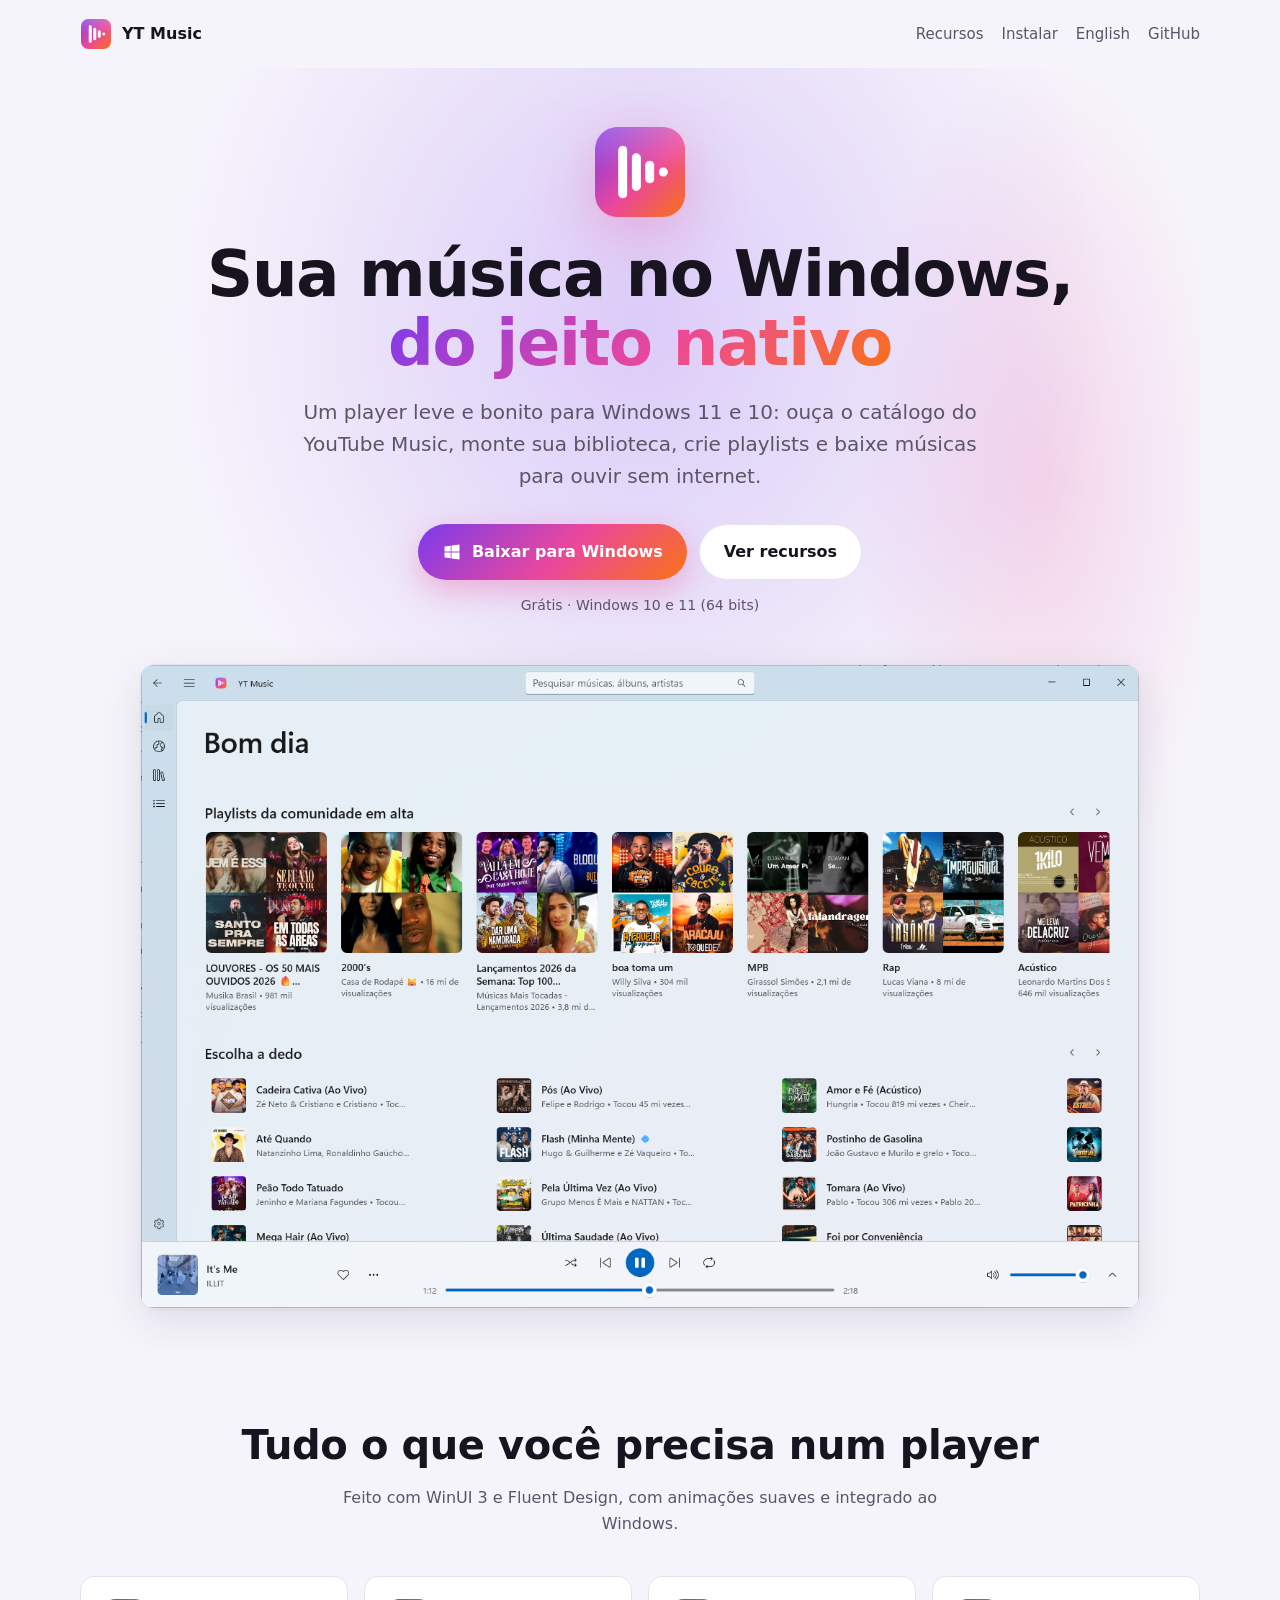
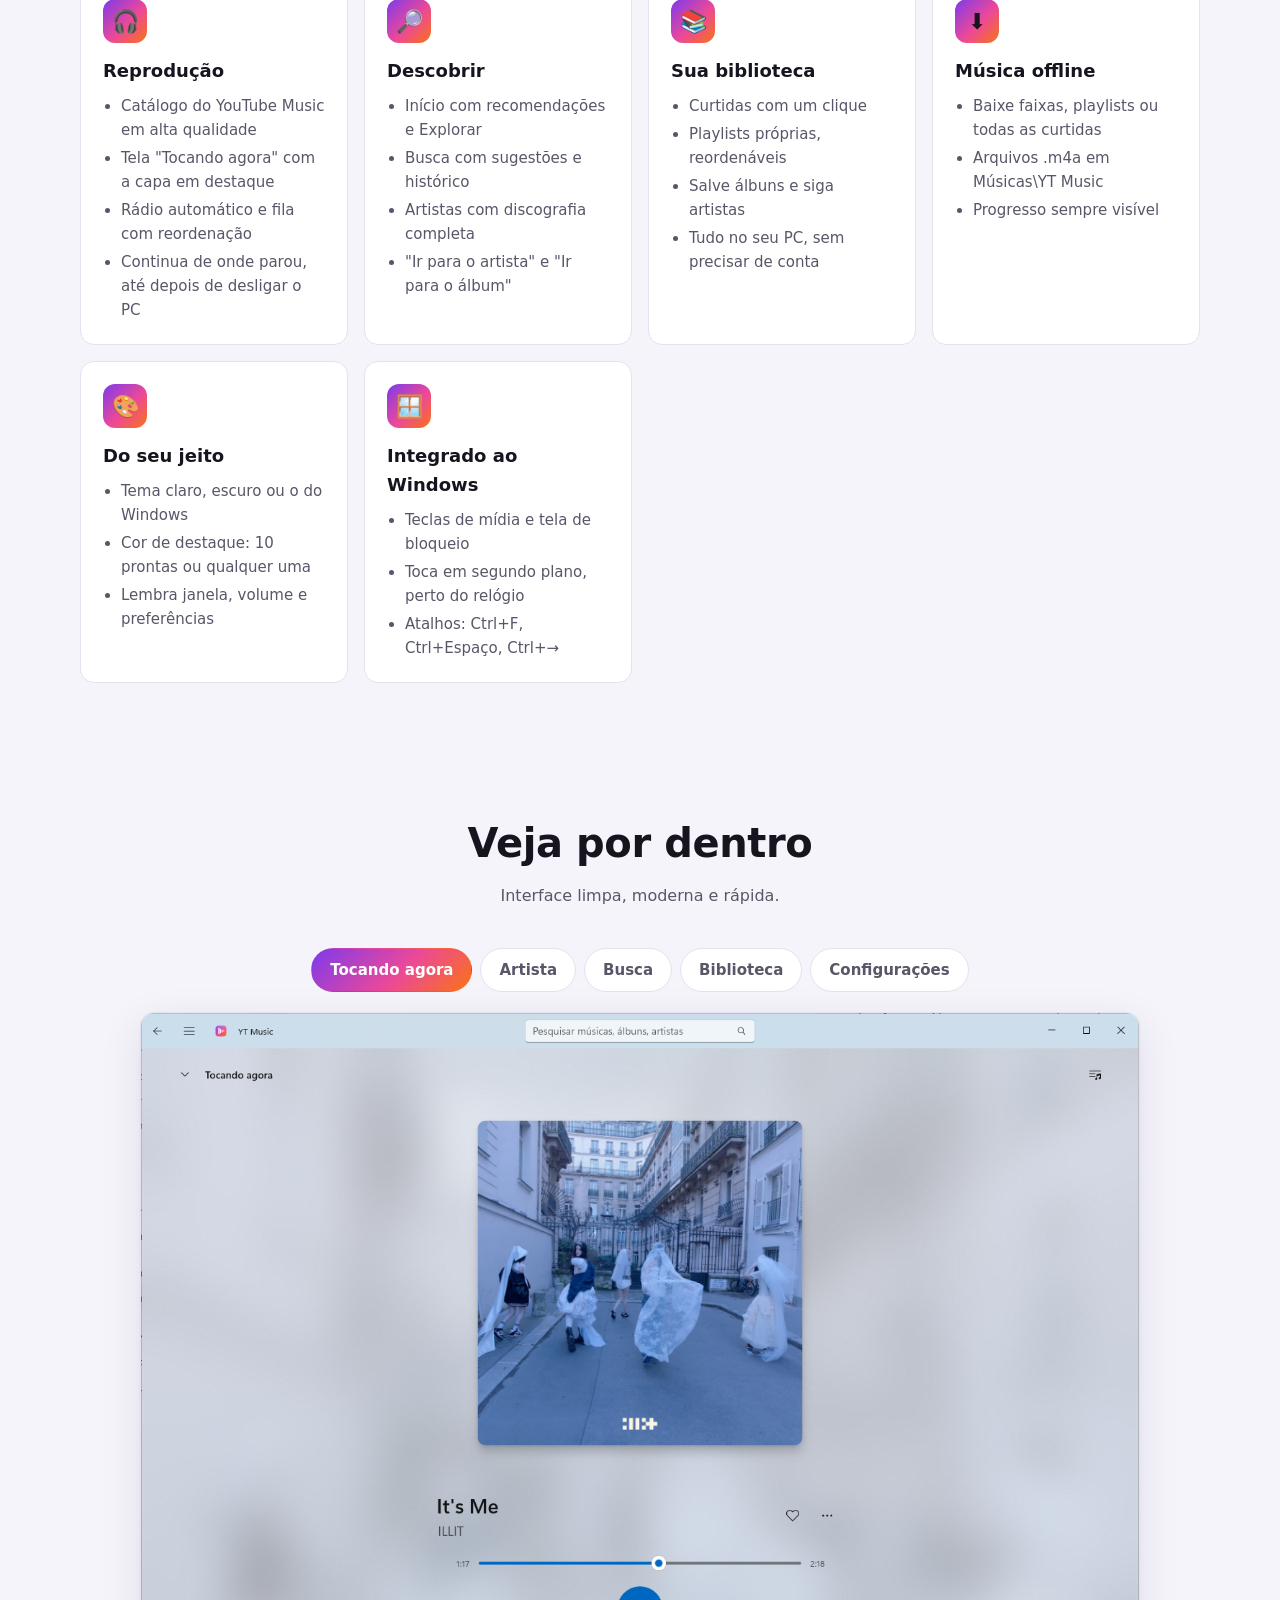
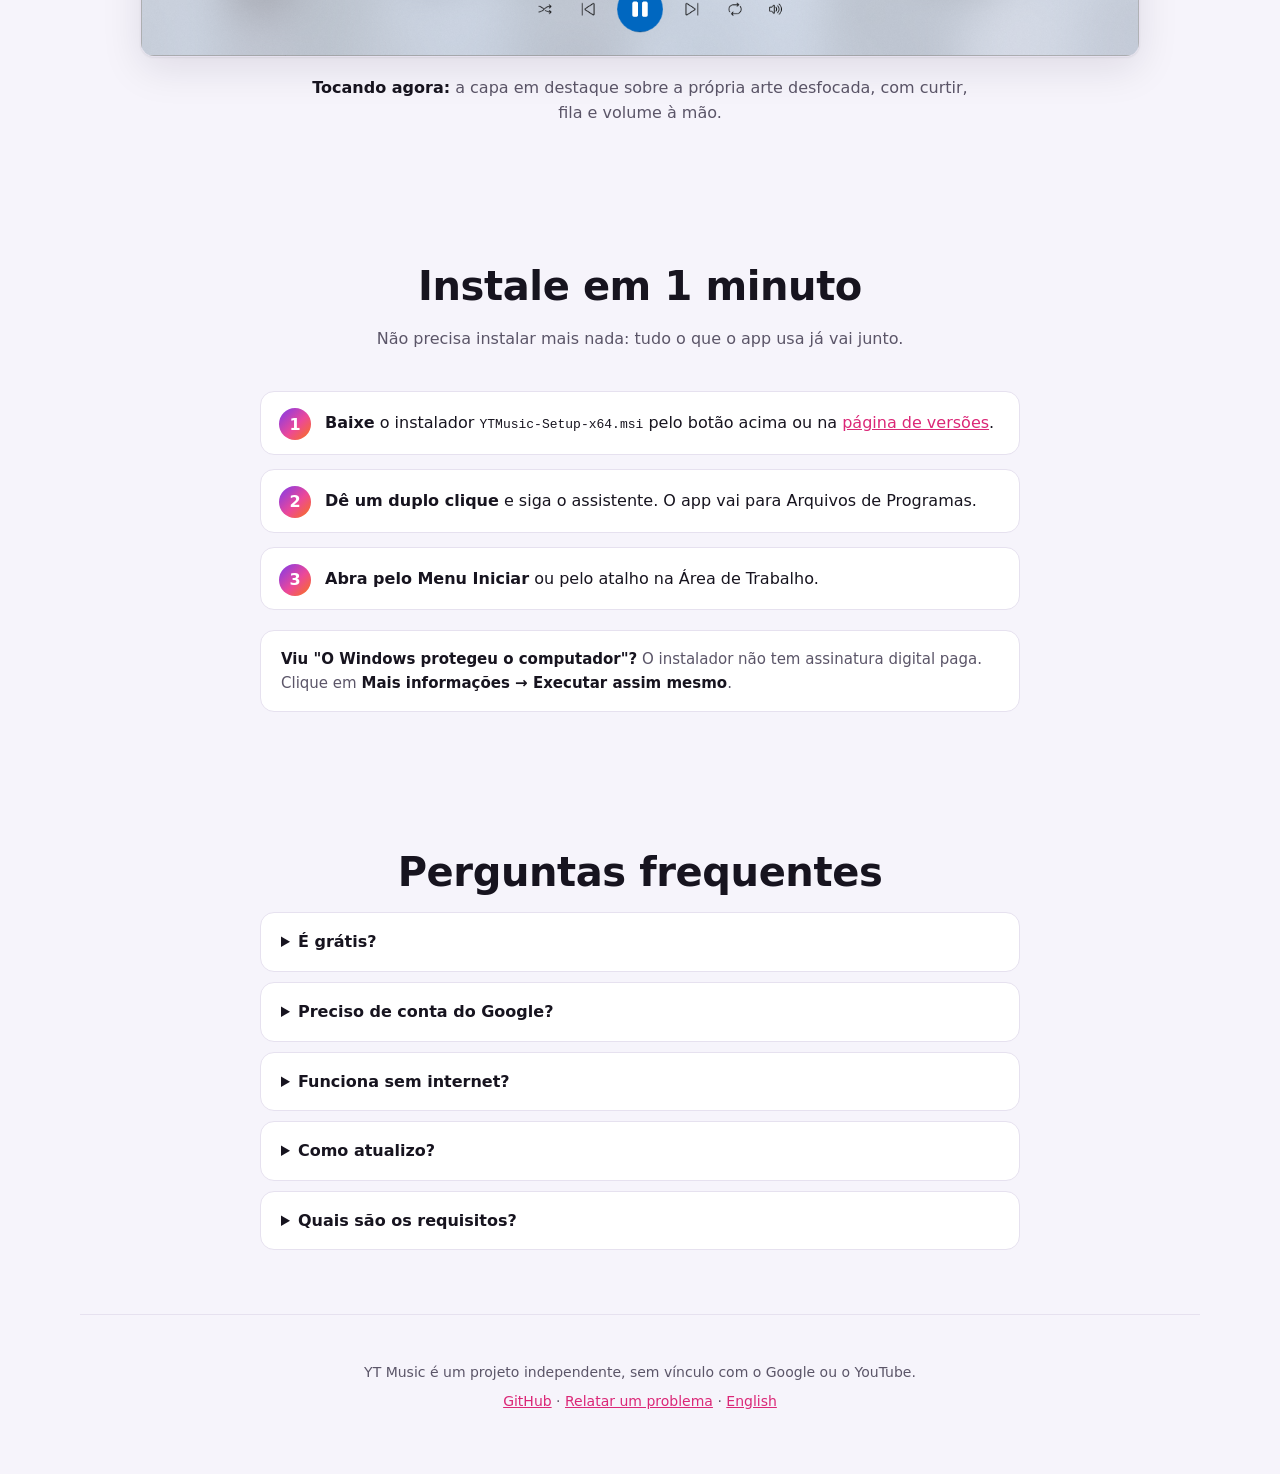
<file: index.html>
<!doctype html>
<html lang="pt-BR">
<head>
  <meta charset="utf-8" />
  <meta name="viewport" content="width=device-width, initial-scale=1" />
  <title>YT Music para Windows — player de música nativo, grátis</title>
  <meta name="description" content="Player de música nativo para Windows 11 e 10 com Fluent Design: ouça o catálogo do YouTube Music, crie playlists, curta faixas, baixe músicas para ouvir offline e controle tudo pelas teclas de mídia. Grátis." />
  <meta name="keywords" content="YouTube Music Windows, player de música Windows, app YouTube Music PC, música offline Windows, WinUI 3, Fluent Design" />
  <link rel="canonical" href="https://robertss97.github.io/YT-Music/" />
  <link rel="alternate" hreflang="pt-BR" href="https://robertss97.github.io/YT-Music/" />
  <link rel="alternate" hreflang="en" href="https://robertss97.github.io/YT-Music/en/" />
  <link rel="alternate" hreflang="x-default" href="https://robertss97.github.io/YT-Music/en/" />
  <link rel="icon" type="image/png" href="screenshots/logo.png" />
  <meta name="theme-color" content="#0e0b1a" media="(prefers-color-scheme: dark)" />
  <meta name="theme-color" content="#f6f4fb" media="(prefers-color-scheme: light)" />

  <meta property="og:type" content="website" />
  <meta property="og:locale" content="pt_BR" />
  <meta property="og:locale:alternate" content="en_US" />
  <meta property="og:site_name" content="YT Music para Windows" />
  <meta property="og:title" content="YT Music para Windows — player de música nativo, grátis" />
  <meta property="og:description" content="Biblioteca, playlists, música offline e controles do Windows num player nativo com Fluent Design." />
  <meta property="og:url" content="https://robertss97.github.io/YT-Music/" />
  <meta property="og:image" content="https://robertss97.github.io/YT-Music/social-preview.png" />
  <meta property="og:image:width" content="1280" />
  <meta property="og:image:height" content="640" />
  <meta name="twitter:card" content="summary_large_image" />
  <meta name="twitter:image" content="https://robertss97.github.io/YT-Music/social-preview.png" />

  <script type="application/ld+json">
  {
    "@context": "https://schema.org",
    "@type": "SoftwareApplication",
    "name": "YT Music para Windows",
    "operatingSystem": "Windows 10, Windows 11",
    "applicationCategory": "MultimediaApplication",
    "description": "Player de música nativo para Windows com biblioteca, playlists, downloads offline e controles do Windows.",
    "url": "https://robertss97.github.io/YT-Music/",
    "downloadUrl": "https://github.com/RobertSS97/YT-Music/releases/latest",
    "image": "https://robertss97.github.io/YT-Music/social-preview.png",
    "screenshot": "https://robertss97.github.io/YT-Music/screenshots/01-inicio.png",
    "inLanguage": "pt-BR",
    "offers": { "@type": "Offer", "price": "0", "priceCurrency": "BRL" },
    "author": { "@type": "Person", "name": "Robert Santos", "url": "https://github.com/RobertSS97" }
  }
  </script>
  <link rel="stylesheet" href="assets/site.css" />
</head>
<body>
  <header class="wrap nav">
    <a class="brand" href="./"><img src="screenshots/logo.png" alt="" width="32" height="32" />YT Music</a>
    <nav class="nav-links">
      <a class="hide-sm" href="#recursos">Recursos</a>
      <a class="hide-sm" href="#instalar">Instalar</a>
      <a href="en/" hreflang="en" lang="en">English</a>
      <a href="https://github.com/RobertSS97/YT-Music">GitHub</a>
    </nav>
  </header>

  <main>
    <section class="hero wrap">
      <img class="hero-logo" src="screenshots/logo.png" alt="Logo do YT Music" width="96" height="96" />
      <h1>Sua música no Windows,<br /><span class="grad">do jeito nativo</span></h1>
      <p class="lead">Um player leve e bonito para Windows 11 e 10: ouça o catálogo do YouTube Music, monte sua biblioteca, crie playlists e baixe músicas para ouvir sem internet.</p>
      <div class="cta">
        <a class="btn btn-primary" data-download href="https://github.com/RobertSS97/YT-Music/releases/latest">
          <svg viewBox="0 0 24 24" fill="currentColor" aria-hidden="true"><path d="M3 5.5 10.5 4.4v7.1H3V5.5Zm0 13 7.5 1.1v-7H3v5.9Zm8.4 1.2L21 21v-8.4h-9.6v7.1Zm0-15.4v7.2H21V3l-9.6 1.3Z"/></svg>
          Baixar para Windows
        </a>
        <a class="btn btn-ghost" href="#recursos">Ver recursos</a>
      </div>
      <p class="meta" data-release-meta data-template="Versão {version} · {size} MB · grátis · Windows 10 e 11 (64 bits)">Grátis · Windows 10 e 11 (64 bits)</p>
      <img class="shot-hero" src="screenshots/01-inicio.png" alt="Tela inicial do YT Music com recomendações e a barra do player" width="1386" height="893" />
    </section>

    <section id="recursos" class="wrap">
      <h2>Tudo o que você precisa num player</h2>
      <p class="section-lead">Feito com WinUI 3 e Fluent Design, com animações suaves e integrado ao Windows.</p>
      <div class="features">
        <article class="card">
          <div class="icon" aria-hidden="true">🎧</div>
          <h3>Reprodução</h3>
          <ul>
            <li>Catálogo do YouTube Music em alta qualidade</li>
            <li>Tela "Tocando agora" com a capa em destaque</li>
            <li>Rádio automático e fila com reordenação</li>
            <li>Continua de onde parou, até depois de desligar o PC</li>
          </ul>
        </article>
        <article class="card">
          <div class="icon" aria-hidden="true">🔎</div>
          <h3>Descobrir</h3>
          <ul>
            <li>Início com recomendações e Explorar</li>
            <li>Busca com sugestões e histórico</li>
            <li>Artistas com discografia completa</li>
            <li>"Ir para o artista" e "Ir para o álbum"</li>
          </ul>
        </article>
        <article class="card">
          <div class="icon" aria-hidden="true">📚</div>
          <h3>Sua biblioteca</h3>
          <ul>
            <li>Curtidas com um clique</li>
            <li>Playlists próprias, reordenáveis</li>
            <li>Salve álbuns e siga artistas</li>
            <li>Tudo no seu PC, sem precisar de conta</li>
          </ul>
        </article>
        <article class="card">
          <div class="icon" aria-hidden="true">⬇️</div>
          <h3>Música offline</h3>
          <ul>
            <li>Baixe faixas, playlists ou todas as curtidas</li>
            <li>Arquivos .m4a em Músicas\YT Music</li>
            <li>Progresso sempre visível</li>
          </ul>
        </article>
        <article class="card">
          <div class="icon" aria-hidden="true">🎨</div>
          <h3>Do seu jeito</h3>
          <ul>
            <li>Tema claro, escuro ou o do Windows</li>
            <li>Cor de destaque: 10 prontas ou qualquer uma</li>
            <li>Lembra janela, volume e preferências</li>
          </ul>
        </article>
        <article class="card">
          <div class="icon" aria-hidden="true">🪟</div>
          <h3>Integrado ao Windows</h3>
          <ul>
            <li>Teclas de mídia e tela de bloqueio</li>
            <li>Toca em segundo plano, perto do relógio</li>
            <li>Atalhos: Ctrl+F, Ctrl+Espaço, Ctrl+→</li>
          </ul>
        </article>
      </div>
    </section>

    <section id="telas" class="wrap">
      <h2>Veja por dentro</h2>
      <p class="section-lead">Interface limpa, moderna e rápida.</p>
      <div class="showcase" data-showcase>
        <div class="tabs" role="tablist" aria-label="Telas do app">
          <button class="tab" role="tab" aria-selected="true" data-caption="<strong>Tocando agora:</strong> a capa em destaque sobre a própria arte desfocada, com curtir, fila e volume à mão.">Tocando agora</button>
          <button class="tab" role="tab" aria-selected="false" tabindex="-1" data-caption="<strong>Artistas:</strong> top músicas, álbuns, singles e vídeos — e &quot;Ver tudo&quot; para a discografia completa.">Artista</button>
          <button class="tab" role="tab" aria-selected="false" tabindex="-1" data-caption="<strong>Busca:</strong> sugestões enquanto você digita, histórico e resultados separados por músicas, artistas, álbuns e vídeos.">Busca</button>
          <button class="tab" role="tab" aria-selected="false" tabindex="-1" data-caption="<strong>Biblioteca:</strong> curtidas, playlists, álbuns e artistas salvos — e as músicas baixadas para ouvir offline.">Biblioteca</button>
          <button class="tab" role="tab" aria-selected="false" tabindex="-1" data-caption="<strong>Configurações:</strong> tema claro ou escuro, sua cor de destaque e tocar em segundo plano.">Configurações</button>
        </div>
        <div class="stage">
          <img class="active" src="screenshots/02-tocando-agora.png" alt="Tela Tocando agora com a capa de It's Me, do ILLIT" width="1386" height="893" />
          <img src="screenshots/04-artista.png" alt="Página da artista ILLIT com top músicas" loading="lazy" width="1386" height="893" />
          <img src="screenshots/03-busca.png" alt="Resultados de busca por ILLIT It's Me" loading="lazy" width="1386" height="893" />
          <img src="screenshots/05-biblioteca.png" alt="Biblioteca com músicas curtidas e baixadas" loading="lazy" width="1386" height="893" />
          <img src="screenshots/06-configuracoes.png" alt="Configurações com tema e cor de destaque" loading="lazy" width="1386" height="893" />
        </div>
        <p class="caption"><strong>Tocando agora:</strong> a capa em destaque sobre a própria arte desfocada, com curtir, fila e volume à mão.</p>
      </div>
    </section>

    <section id="instalar" class="wrap">
      <h2>Instale em 1 minuto</h2>
      <p class="section-lead">Não precisa instalar mais nada: tudo o que o app usa já vai junto.</p>
      <ol class="steps">
        <li><strong>Baixe</strong> o instalador <code>YTMusic-Setup-x64.msi</code> pelo botão acima ou na <a href="https://github.com/RobertSS97/YT-Music/releases/latest">página de versões</a>.</li>
        <li><strong>Dê um duplo clique</strong> e siga o assistente. O app vai para Arquivos de Programas.</li>
        <li><strong>Abra pelo Menu Iniciar</strong> ou pelo atalho na Área de Trabalho.</li>
      </ol>
      <p class="note"><strong>Viu "O Windows protegeu o computador"?</strong> O instalador não tem assinatura digital paga. Clique em <strong>Mais informações → Executar assim mesmo</strong>.</p>
    </section>

    <section id="perguntas" class="wrap">
      <h2>Perguntas frequentes</h2>
      <div class="faq">
        <details><summary>É grátis?</summary><p>Sim, totalmente grátis e sem propaganda.</p></details>
        <details><summary>Preciso de conta do Google?</summary><p>Não. Curtidas, playlists e configurações ficam salvas no seu computador.</p></details>
        <details><summary>Funciona sem internet?</summary><p>As músicas que você baixar tocam offline. Para buscar e ouvir o resto do catálogo, é preciso internet.</p></details>
        <details><summary>Como atualizo?</summary><p>Baixe a versão nova e instale por cima. Sua biblioteca e seus downloads são mantidos.</p></details>
        <details><summary>Quais são os requisitos?</summary><p>Windows 11 ou Windows 10 (versão 2004 ou mais recente), 64 bits.</p></details>
      </div>
    </section>
  </main>

  <footer class="wrap">
    <p>YT Music é um projeto independente, sem vínculo com o Google ou o YouTube.</p>
    <p><a href="https://github.com/RobertSS97/YT-Music">GitHub</a> · <a href="https://github.com/RobertSS97/YT-Music/issues">Relatar um problema</a> · <a href="en/" hreflang="en" lang="en">English</a></p>
  </footer>
  <script src="assets/site.js" defer></script>
</body>
</html>
</file>
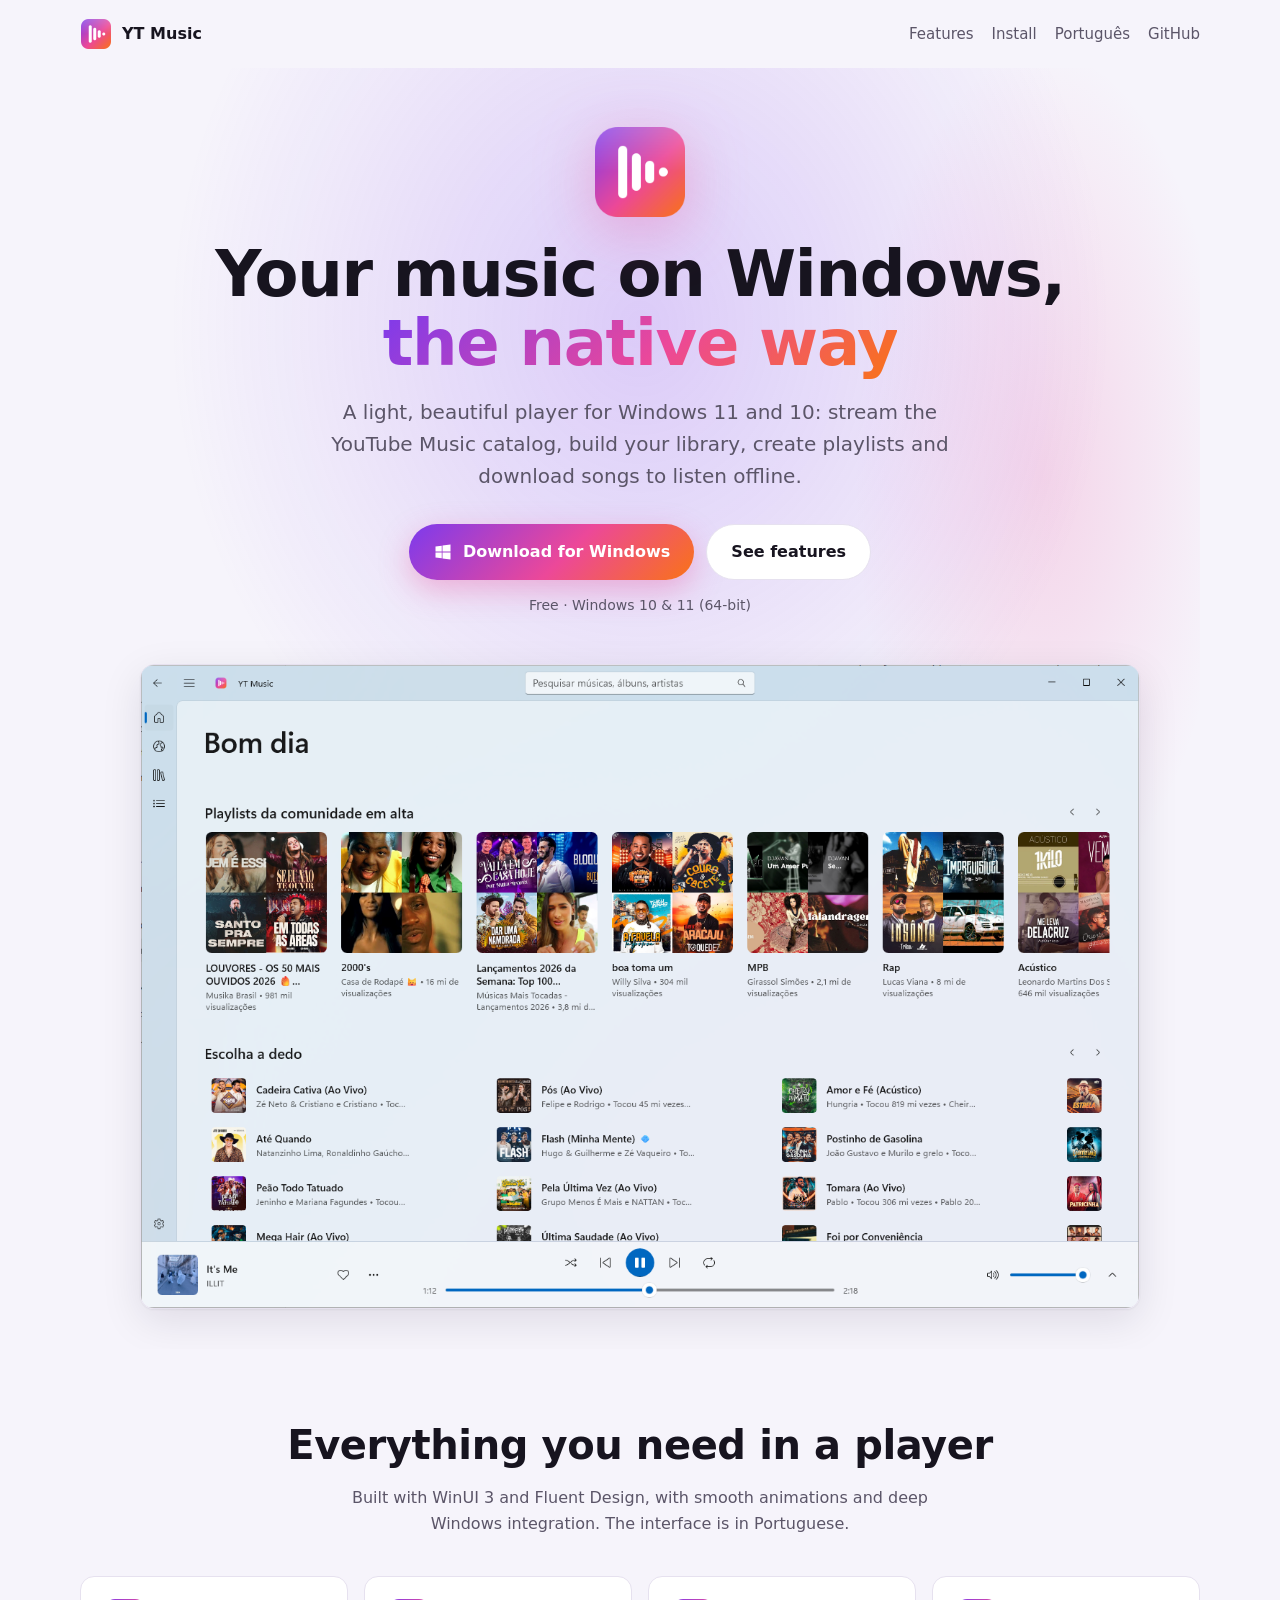
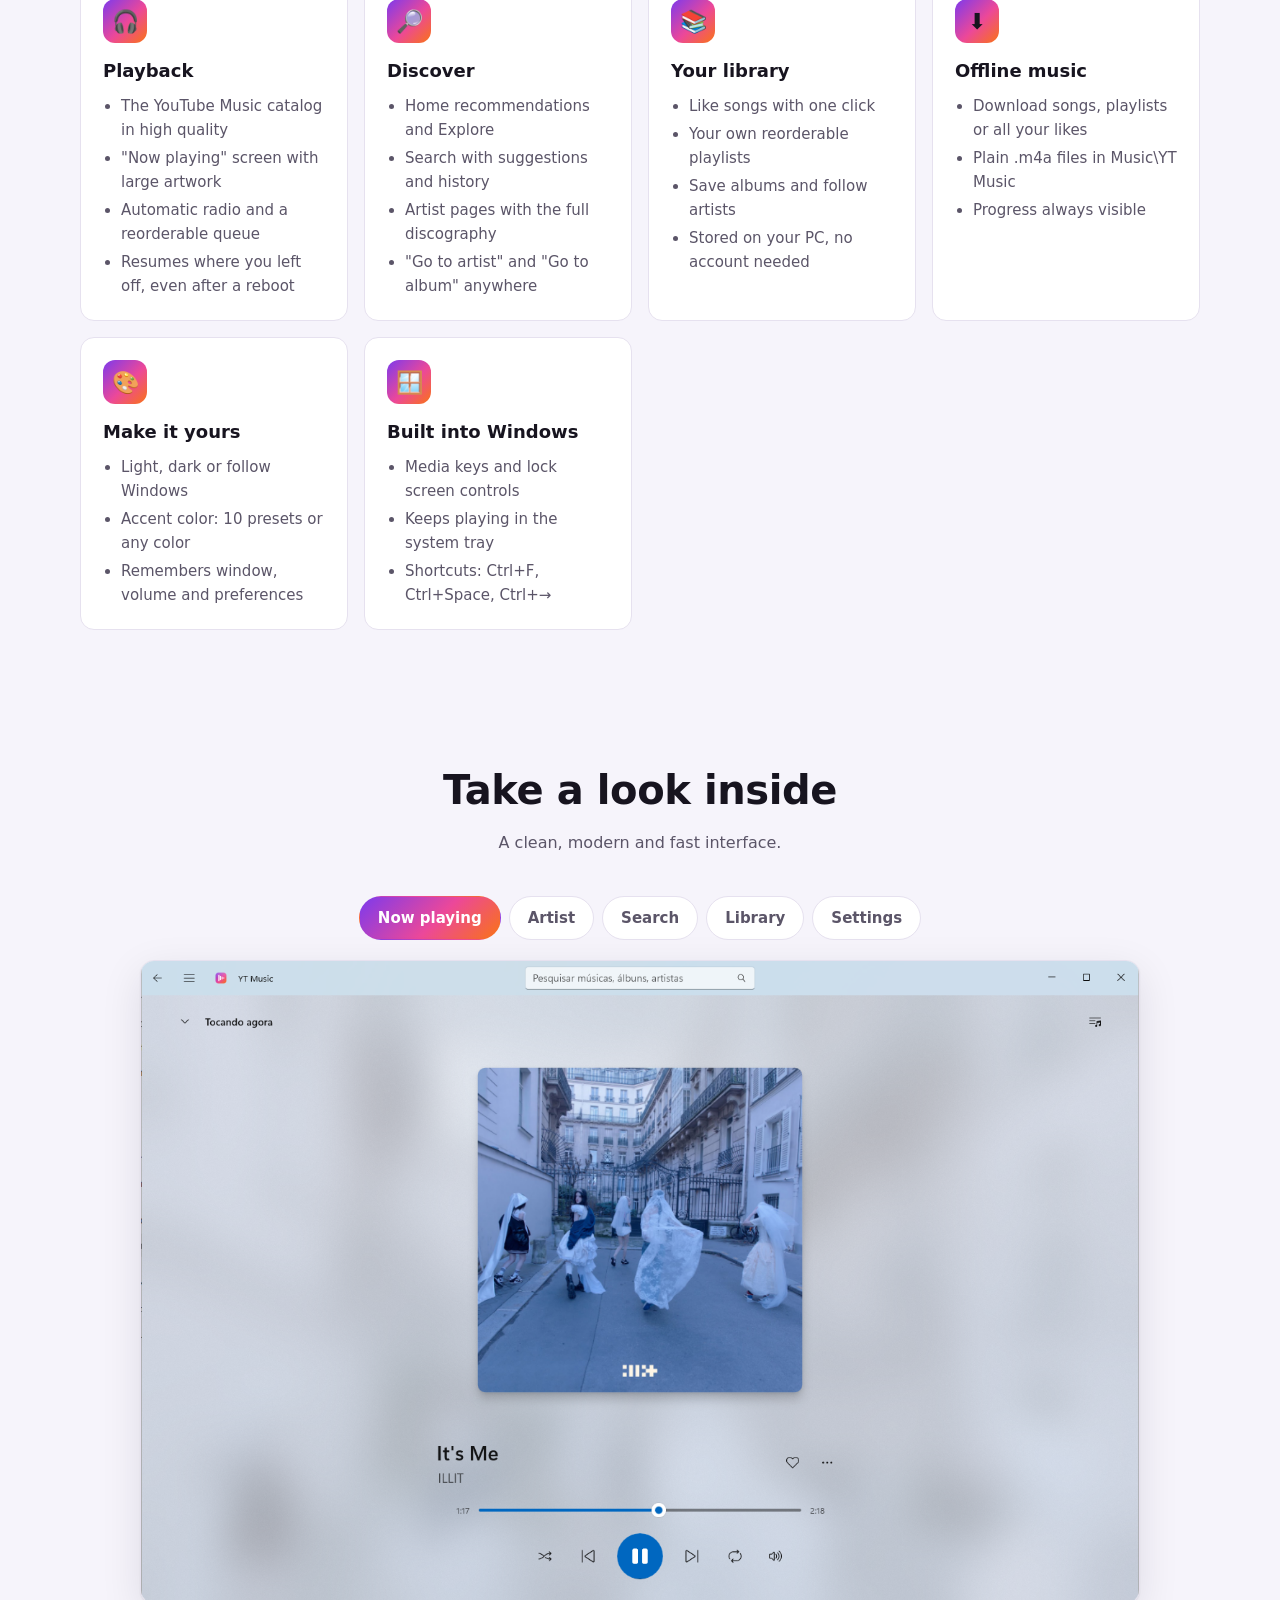
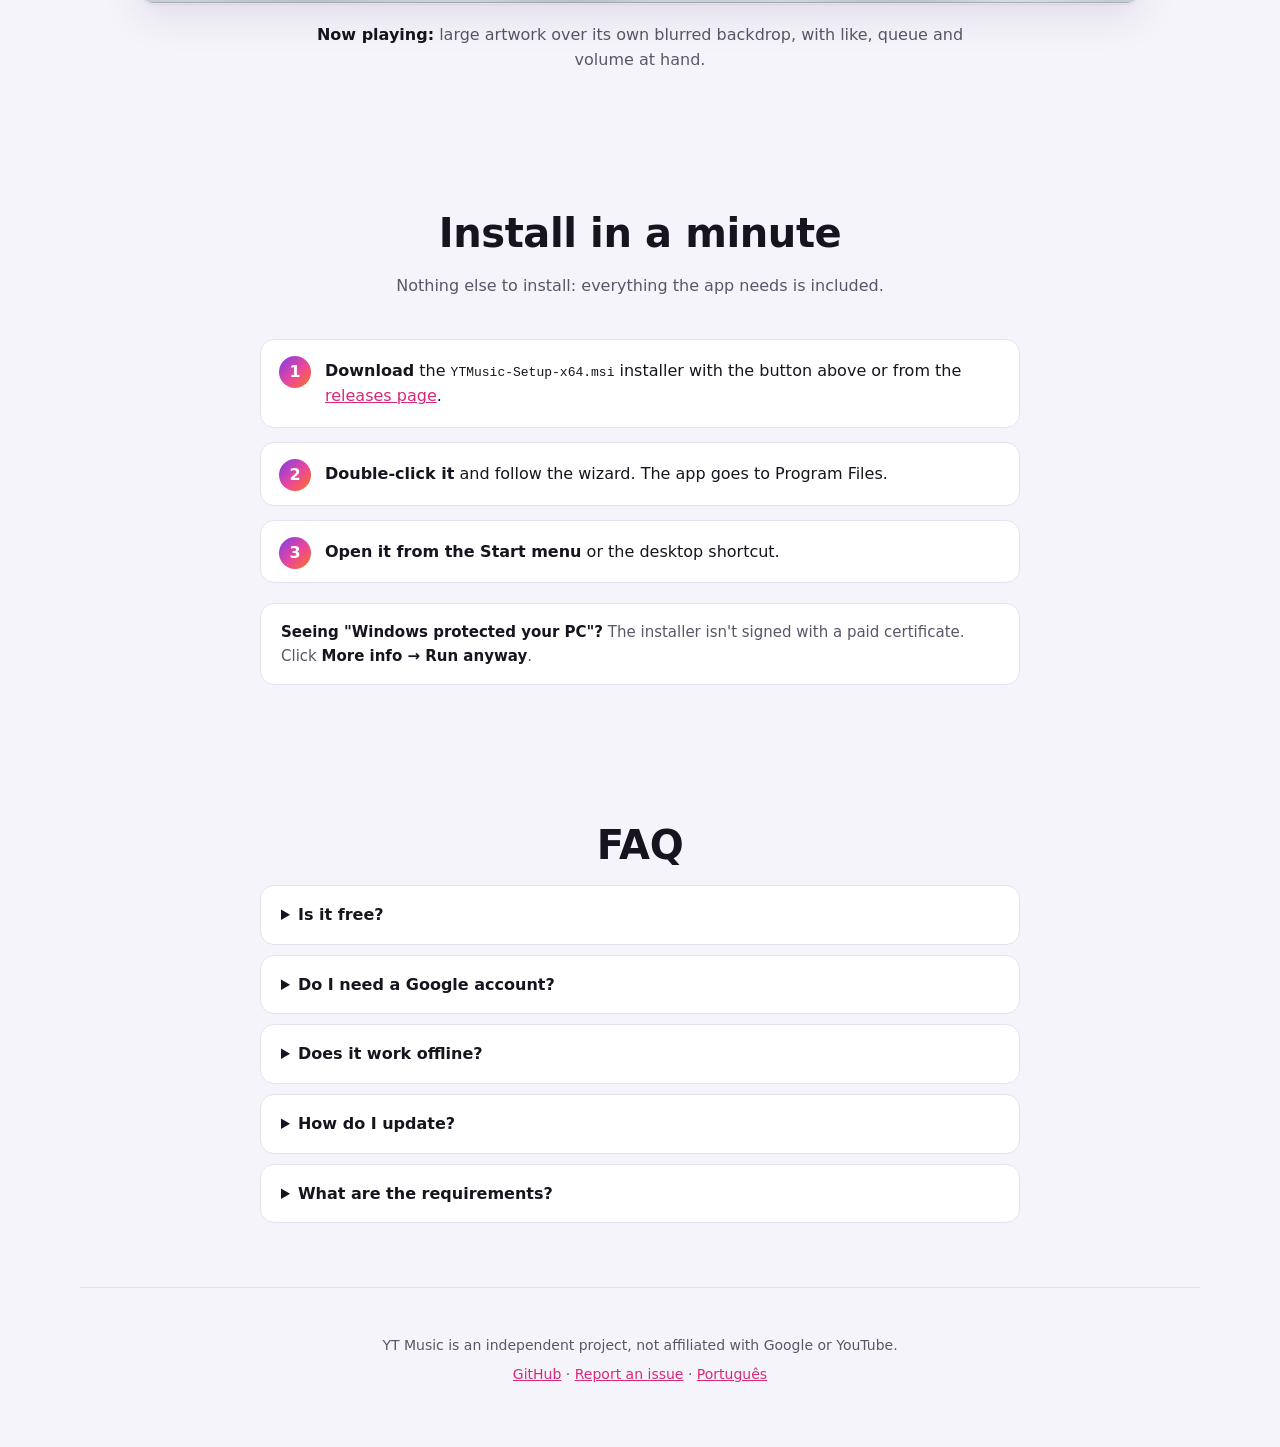
<file: en/index.html>
<!doctype html>
<html lang="en">
<head>
  <meta charset="utf-8" />
  <meta name="viewport" content="width=device-width, initial-scale=1" />
  <title>YT Music for Windows — free native music player</title>
  <meta name="description" content="A native music player for Windows 11 and 10 built with Fluent Design: stream the YouTube Music catalog, build playlists, like songs, download music for offline listening and control everything with your media keys. Free." />
  <meta name="keywords" content="YouTube Music desktop app, YouTube Music Windows, music player for Windows, offline music Windows, WinUI 3, Fluent Design" />
  <link rel="canonical" href="https://robertss97.github.io/YT-Music/en/" />
  <link rel="alternate" hreflang="pt-BR" href="https://robertss97.github.io/YT-Music/" />
  <link rel="alternate" hreflang="en" href="https://robertss97.github.io/YT-Music/en/" />
  <link rel="alternate" hreflang="x-default" href="https://robertss97.github.io/YT-Music/en/" />
  <link rel="icon" type="image/png" href="../screenshots/logo.png" />
  <meta name="theme-color" content="#0e0b1a" media="(prefers-color-scheme: dark)" />
  <meta name="theme-color" content="#f6f4fb" media="(prefers-color-scheme: light)" />

  <meta property="og:type" content="website" />
  <meta property="og:locale" content="en_US" />
  <meta property="og:locale:alternate" content="pt_BR" />
  <meta property="og:site_name" content="YT Music for Windows" />
  <meta property="og:title" content="YT Music for Windows — free native music player" />
  <meta property="og:description" content="Library, playlists, offline music and Windows media controls in a native Fluent Design player." />
  <meta property="og:url" content="https://robertss97.github.io/YT-Music/en/" />
  <meta property="og:image" content="https://robertss97.github.io/YT-Music/social-preview.png" />
  <meta property="og:image:width" content="1280" />
  <meta property="og:image:height" content="640" />
  <meta name="twitter:card" content="summary_large_image" />
  <meta name="twitter:image" content="https://robertss97.github.io/YT-Music/social-preview.png" />

  <script type="application/ld+json">
  {
    "@context": "https://schema.org",
    "@type": "SoftwareApplication",
    "name": "YT Music for Windows",
    "operatingSystem": "Windows 10, Windows 11",
    "applicationCategory": "MultimediaApplication",
    "description": "Native music player for Windows with a library, playlists, offline downloads and Windows media controls.",
    "url": "https://robertss97.github.io/YT-Music/en/",
    "downloadUrl": "https://github.com/RobertSS97/YT-Music/releases/latest",
    "image": "https://robertss97.github.io/YT-Music/social-preview.png",
    "screenshot": "https://robertss97.github.io/YT-Music/screenshots/01-inicio.png",
    "inLanguage": "en",
    "offers": { "@type": "Offer", "price": "0", "priceCurrency": "USD" },
    "author": { "@type": "Person", "name": "Robert Santos", "url": "https://github.com/RobertSS97" }
  }
  </script>
  <link rel="stylesheet" href="../assets/site.css" />
</head>
<body>
  <header class="wrap nav">
    <a class="brand" href="./"><img src="../screenshots/logo.png" alt="" width="32" height="32" />YT Music</a>
    <nav class="nav-links">
      <a class="hide-sm" href="#features">Features</a>
      <a class="hide-sm" href="#install">Install</a>
      <a href="../" hreflang="pt-BR" lang="pt-BR">Português</a>
      <a href="https://github.com/RobertSS97/YT-Music">GitHub</a>
    </nav>
  </header>

  <main>
    <section class="hero wrap">
      <img class="hero-logo" src="../screenshots/logo.png" alt="YT Music logo" width="96" height="96" />
      <h1>Your music on Windows,<br /><span class="grad">the native way</span></h1>
      <p class="lead">A light, beautiful player for Windows 11 and 10: stream the YouTube Music catalog, build your library, create playlists and download songs to listen offline.</p>
      <div class="cta">
        <a class="btn btn-primary" data-download href="https://github.com/RobertSS97/YT-Music/releases/latest">
          <svg viewBox="0 0 24 24" fill="currentColor" aria-hidden="true"><path d="M3 5.5 10.5 4.4v7.1H3V5.5Zm0 13 7.5 1.1v-7H3v5.9Zm8.4 1.2L21 21v-8.4h-9.6v7.1Zm0-15.4v7.2H21V3l-9.6 1.3Z"/></svg>
          Download for Windows
        </a>
        <a class="btn btn-ghost" href="#features">See features</a>
      </div>
      <p class="meta" data-release-meta data-template="Version {version} · {size} MB · free · Windows 10 &amp; 11 (64-bit)">Free · Windows 10 &amp; 11 (64-bit)</p>
      <img class="shot-hero" src="../screenshots/01-inicio.png" alt="YT Music home screen with recommendations and the player bar" width="1386" height="893" />
    </section>

    <section id="features" class="wrap">
      <h2>Everything you need in a player</h2>
      <p class="section-lead">Built with WinUI 3 and Fluent Design, with smooth animations and deep Windows integration. The interface is in Portuguese.</p>
      <div class="features">
        <article class="card">
          <div class="icon" aria-hidden="true">🎧</div>
          <h3>Playback</h3>
          <ul>
            <li>The YouTube Music catalog in high quality</li>
            <li>"Now playing" screen with large artwork</li>
            <li>Automatic radio and a reorderable queue</li>
            <li>Resumes where you left off, even after a reboot</li>
          </ul>
        </article>
        <article class="card">
          <div class="icon" aria-hidden="true">🔎</div>
          <h3>Discover</h3>
          <ul>
            <li>Home recommendations and Explore</li>
            <li>Search with suggestions and history</li>
            <li>Artist pages with the full discography</li>
            <li>"Go to artist" and "Go to album" anywhere</li>
          </ul>
        </article>
        <article class="card">
          <div class="icon" aria-hidden="true">📚</div>
          <h3>Your library</h3>
          <ul>
            <li>Like songs with one click</li>
            <li>Your own reorderable playlists</li>
            <li>Save albums and follow artists</li>
            <li>Stored on your PC, no account needed</li>
          </ul>
        </article>
        <article class="card">
          <div class="icon" aria-hidden="true">⬇️</div>
          <h3>Offline music</h3>
          <ul>
            <li>Download songs, playlists or all your likes</li>
            <li>Plain .m4a files in Music\YT Music</li>
            <li>Progress always visible</li>
          </ul>
        </article>
        <article class="card">
          <div class="icon" aria-hidden="true">🎨</div>
          <h3>Make it yours</h3>
          <ul>
            <li>Light, dark or follow Windows</li>
            <li>Accent color: 10 presets or any color</li>
            <li>Remembers window, volume and preferences</li>
          </ul>
        </article>
        <article class="card">
          <div class="icon" aria-hidden="true">🪟</div>
          <h3>Built into Windows</h3>
          <ul>
            <li>Media keys and lock screen controls</li>
            <li>Keeps playing in the system tray</li>
            <li>Shortcuts: Ctrl+F, Ctrl+Space, Ctrl+→</li>
          </ul>
        </article>
      </div>
    </section>

    <section id="screens" class="wrap">
      <h2>Take a look inside</h2>
      <p class="section-lead">A clean, modern and fast interface.</p>
      <div class="showcase" data-showcase>
        <div class="tabs" role="tablist" aria-label="App screens">
          <button class="tab" role="tab" aria-selected="true" data-caption="<strong>Now playing:</strong> large artwork over its own blurred backdrop, with like, queue and volume at hand.">Now playing</button>
          <button class="tab" role="tab" aria-selected="false" tabindex="-1" data-caption="<strong>Artists:</strong> top songs, albums, singles and videos — plus &quot;See all&quot; for the full discography.">Artist</button>
          <button class="tab" role="tab" aria-selected="false" tabindex="-1" data-caption="<strong>Search:</strong> suggestions as you type, recent searches and results grouped by songs, artists, albums and videos.">Search</button>
          <button class="tab" role="tab" aria-selected="false" tabindex="-1" data-caption="<strong>Library:</strong> likes, playlists, saved albums and artists — and the songs you downloaded for offline listening.">Library</button>
          <button class="tab" role="tab" aria-selected="false" tabindex="-1" data-caption="<strong>Settings:</strong> light or dark theme, your accent color and background playback.">Settings</button>
        </div>
        <div class="stage">
          <img class="active" src="../screenshots/02-tocando-agora.png" alt="Now playing screen with ILLIT's It's Me artwork" width="1386" height="893" />
          <img src="../screenshots/04-artista.png" alt="ILLIT artist page with top songs" loading="lazy" width="1386" height="893" />
          <img src="../screenshots/03-busca.png" alt="Search results for ILLIT It's Me" loading="lazy" width="1386" height="893" />
          <img src="../screenshots/05-biblioteca.png" alt="Library with liked and downloaded songs" loading="lazy" width="1386" height="893" />
          <img src="../screenshots/06-configuracoes.png" alt="Settings with theme and accent color" loading="lazy" width="1386" height="893" />
        </div>
        <p class="caption"><strong>Now playing:</strong> large artwork over its own blurred backdrop, with like, queue and volume at hand.</p>
      </div>
    </section>

    <section id="install" class="wrap">
      <h2>Install in a minute</h2>
      <p class="section-lead">Nothing else to install: everything the app needs is included.</p>
      <ol class="steps">
        <li><strong>Download</strong> the <code>YTMusic-Setup-x64.msi</code> installer with the button above or from the <a href="https://github.com/RobertSS97/YT-Music/releases/latest">releases page</a>.</li>
        <li><strong>Double-click it</strong> and follow the wizard. The app goes to Program Files.</li>
        <li><strong>Open it from the Start menu</strong> or the desktop shortcut.</li>
      </ol>
      <p class="note"><strong>Seeing "Windows protected your PC"?</strong> The installer isn't signed with a paid certificate. Click <strong>More info → Run anyway</strong>.</p>
    </section>

    <section id="faq" class="wrap">
      <h2>FAQ</h2>
      <div class="faq">
        <details><summary>Is it free?</summary><p>Yes, completely free and ad-free.</p></details>
        <details><summary>Do I need a Google account?</summary><p>No. Likes, playlists and settings are stored on your computer.</p></details>
        <details><summary>Does it work offline?</summary><p>Downloaded songs play offline. Searching and streaming the rest of the catalog needs an internet connection.</p></details>
        <details><summary>How do I update?</summary><p>Download the new version and install it over the old one. Your library and downloads are kept.</p></details>
        <details><summary>What are the requirements?</summary><p>Windows 11 or Windows 10 (version 2004 or later), 64-bit.</p></details>
      </div>
    </section>
  </main>

  <footer class="wrap">
    <p>YT Music is an independent project, not affiliated with Google or YouTube.</p>
    <p><a href="https://github.com/RobertSS97/YT-Music">GitHub</a> · <a href="https://github.com/RobertSS97/YT-Music/issues">Report an issue</a> · <a href="../" hreflang="pt-BR" lang="pt-BR">Português</a></p>
  </footer>
  <script src="../assets/site.js" defer></script>
</body>
</html>
</file>
<file: assets/site.css>
/* Site do YT Music — mesmo visual do app: Fluent, cantos suaves, cores da logo. */
:root {
  --bg: #f6f4fb;
  --bg-elev: #ffffff;
  --text: #17141f;
  --text-2: #5b5568;
  --border: #e6e1ef;
  --accent: #db2777;
  --accent-text: #ffffff;
  --grad: linear-gradient(135deg, #7c3aed 0%, #ec4899 55%, #f97316 100%);
  --shadow: 0 1px 2px rgb(20 10 40 / 6%), 0 12px 40px rgb(20 10 40 / 10%);
  --radius: 14px;
  color-scheme: light;
}
@media (prefers-color-scheme: dark) {
  :root {
    --bg: #0e0b1a;
    --bg-elev: #171327;
    --text: #f4f1fb;
    --text-2: #b4adc6;
    --border: #2a2440;
    --accent: #f472b6;
    --accent-text: #1a0b16;
    --shadow: 0 1px 2px rgb(0 0 0 / 40%), 0 16px 48px rgb(0 0 0 / 45%);
    color-scheme: dark;
  }
}

* { box-sizing: border-box; }
html { scroll-behavior: smooth; }
body {
  margin: 0;
  background: var(--bg);
  color: var(--text);
  font-family: "Segoe UI Variable Text", "Segoe UI", system-ui, -apple-system, Roboto, sans-serif;
  line-height: 1.6;
  -webkit-font-smoothing: antialiased;
}
/* height:auto mantém a proporção mesmo com width/height no HTML (que só reservam o espaço). */
img { max-width: 100%; height: auto; display: block; }
a { color: var(--accent); }

.wrap { width: min(1120px, 100% - 32px); margin-inline: auto; }

/* Topo */
.nav { display: flex; align-items: center; justify-content: space-between; padding: 18px 0; }
.brand { display: flex; align-items: center; gap: 10px; font-weight: 600; color: var(--text); text-decoration: none; }
.brand img { width: 32px; height: 32px; }
.nav-links { display: flex; gap: 18px; align-items: center; font-size: 15px; }
.nav-links a { color: var(--text-2); text-decoration: none; }
.nav-links a:hover { color: var(--text); }

/* Destaque */
.hero { position: relative; padding: 56px 0 40px; text-align: center; overflow: hidden; }
.hero::before {
  content: ""; position: absolute; inset: -40% -10% auto; height: 120%;
  background: radial-gradient(closest-side, rgb(124 58 237 / 22%), transparent 70%),
              radial-gradient(closest-side at 80% 60%, rgb(236 72 153 / 18%), transparent 70%);
  z-index: -1;
}
.hero-logo { width: 96px; height: 96px; margin: 0 auto 20px; filter: drop-shadow(0 12px 30px rgb(236 72 153 / 35%)); }
h1 {
  margin: 0; font-family: "Segoe UI Variable Display", "Segoe UI", system-ui, sans-serif;
  font-size: clamp(36px, 6vw, 64px); line-height: 1.08; letter-spacing: -0.02em; font-weight: 700;
}
h1 .grad { background: var(--grad); -webkit-background-clip: text; background-clip: text; color: transparent; }
.lead { max-width: 680px; margin: 18px auto 0; font-size: clamp(17px, 2vw, 20px); color: var(--text-2); }
.cta { display: flex; flex-wrap: wrap; gap: 12px; justify-content: center; margin-top: 32px; }
.btn {
  display: inline-flex; align-items: center; gap: 10px; padding: 14px 24px; border-radius: 999px;
  font-weight: 600; font-size: 16px; text-decoration: none; transition: transform .15s ease, box-shadow .15s ease;
}
.btn:hover { transform: translateY(-1px); }
.btn-primary { background: var(--grad); color: #fff; box-shadow: 0 10px 30px rgb(236 72 153 / 35%); }
.btn-ghost { background: var(--bg-elev); color: var(--text); border: 1px solid var(--border); }
.btn svg { width: 20px; height: 20px; }
.meta { margin-top: 14px; font-size: 14px; color: var(--text-2); }

.shot-hero {
  margin: 48px auto 0; border-radius: var(--radius); overflow: hidden;
  border: 1px solid var(--border); box-shadow: var(--shadow); width: 100%; max-width: min(1000px, 100%);
}

/* Seções */
section { padding: 64px 0; }
h2 {
  margin: 0 0 8px; font-family: "Segoe UI Variable Display", "Segoe UI", system-ui, sans-serif;
  font-size: clamp(28px, 4vw, 40px); letter-spacing: -0.01em; text-align: center;
}
.section-lead { text-align: center; color: var(--text-2); margin: 0 auto 40px; max-width: 640px; }

.features { display: grid; grid-template-columns: repeat(auto-fit, minmax(260px, 1fr)); gap: 16px; }
.card {
  background: var(--bg-elev); border: 1px solid var(--border); border-radius: var(--radius); padding: 22px;
}
.card .icon {
  width: 44px; height: 44px; border-radius: 12px; display: grid; place-items: center; font-size: 22px;
  background: var(--grad); margin-bottom: 14px;
}
.card h3 { margin: 0 0 8px; font-size: 18px; }
.card ul { margin: 0; padding-left: 18px; color: var(--text-2); font-size: 15px; }
.card li + li { margin-top: 4px; }

/* Vitrine: uma captura grande por vez, com abas para trocar. */
.showcase { max-width: 1000px; margin: 0 auto; }
.tabs {
  display: flex; gap: 8px; justify-content: center; flex-wrap: wrap; margin-bottom: 20px;
}
.tab {
  font: inherit; font-size: 15px; font-weight: 600; cursor: pointer;
  padding: 9px 18px; border-radius: 999px; border: 1px solid var(--border);
  background: var(--bg-elev); color: var(--text-2); transition: background .15s, color .15s, border-color .15s;
}
.tab:hover { color: var(--text); }
.tab[aria-selected="true"] { background: var(--grad); color: #fff; border-color: transparent; }
.tab:focus-visible { outline: 2px solid var(--accent); outline-offset: 2px; }
.stage {
  position: relative; aspect-ratio: 1386 / 893; border-radius: var(--radius); overflow: hidden;
  border: 1px solid var(--border); box-shadow: var(--shadow); background: var(--bg-elev);
}
.stage img {
  position: absolute; inset: 0; width: 100%; height: 100%; object-fit: cover;
  opacity: 0; transition: opacity .35s ease;
}
.stage img.active { opacity: 1; }
.caption { min-height: 3.2em; margin: 18px auto 0; max-width: 680px; text-align: center; color: var(--text-2); }
.caption strong { color: var(--text); }

@media (max-width: 640px) {
  /* No celular as abas rolam na horizontal em vez de quebrar em várias linhas. */
  .tabs { flex-wrap: nowrap; justify-content: flex-start; overflow-x: auto; padding-bottom: 4px; scrollbar-width: none; }
  .tab { flex: none; }
}
@media (prefers-reduced-motion: reduce) { .stage img { transition: none; } }

.steps { counter-reset: step; display: grid; gap: 14px; max-width: 760px; margin: 0 auto; padding: 0; list-style: none; }
.steps li {
  counter-increment: step; position: relative; padding: 18px 20px 18px 64px;
  background: var(--bg-elev); border: 1px solid var(--border); border-radius: var(--radius);
}
.steps li::before {
  content: counter(step); position: absolute; left: 18px; top: 16px; width: 32px; height: 32px;
  border-radius: 50%; background: var(--grad); color: #fff; display: grid; place-items: center; font-weight: 700;
}
.note {
  max-width: 760px; margin: 20px auto 0; padding: 16px 20px; border-radius: var(--radius);
  border: 1px solid var(--border); background: var(--bg-elev); color: var(--text-2); font-size: 15px;
}
.note strong { color: var(--text); }

.faq { max-width: 760px; margin: 0 auto; display: grid; gap: 10px; }
.faq details { background: var(--bg-elev); border: 1px solid var(--border); border-radius: var(--radius); padding: 16px 20px; }
.faq summary { cursor: pointer; font-weight: 600; }
.faq p { margin: 10px 0 0; color: var(--text-2); }

footer { padding: 40px 0 56px; border-top: 1px solid var(--border); color: var(--text-2); font-size: 14px; text-align: center; }
footer p { margin: 6px 0; }

@media (max-width: 640px) {
  .nav-links a.hide-sm { display: none; }
  section { padding: 48px 0; }
}
@media (prefers-reduced-motion: reduce) {
  html { scroll-behavior: auto; }
  .btn { transition: none; }
}
</file>
